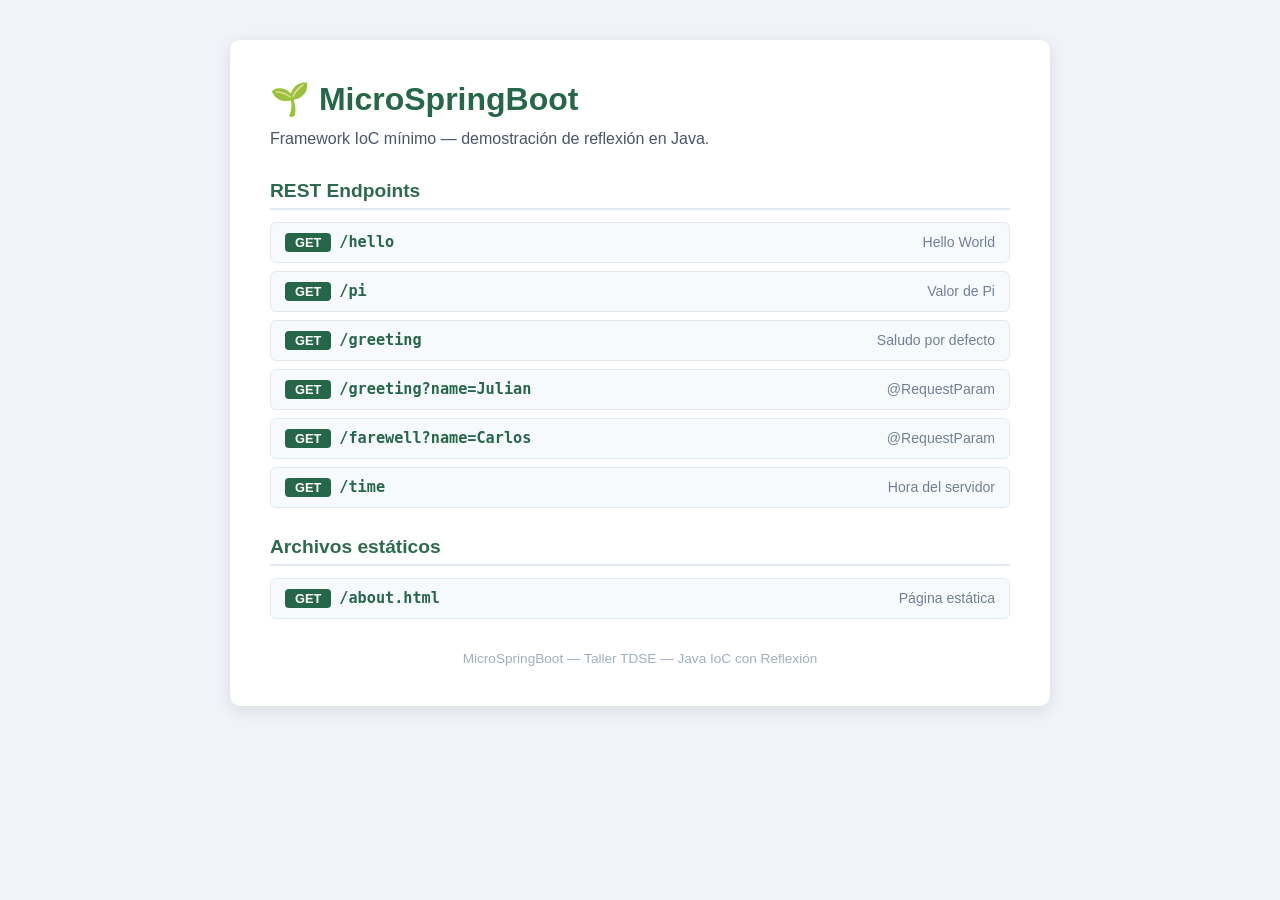
<file: src/main/resources/static/index.html>
<!DOCTYPE html>
<html lang="es">
<head>
    <meta charset="UTF-8">
    <meta name="viewport" content="width=device-width, initial-scale=1.0">
    <title>MicroSpringBoot</title>
    <style>
        * { box-sizing: border-box; margin: 0; padding: 0; }
        body { font-family: 'Segoe UI', Arial, sans-serif; background: #f0f4f8; color: #2d3748; padding: 40px 20px; }
        .container { max-width: 820px; margin: 0 auto; background: #fff; border-radius: 10px; box-shadow: 0 4px 16px rgba(0,0,0,0.1); padding: 40px; }
        h1 { color: #276749; font-size: 2rem; margin-bottom: 8px; }
        h2 { color: #2d6a4f; font-size: 1.2rem; margin: 28px 0 12px; border-bottom: 2px solid #e2e8f0; padding-bottom: 6px; }
        p  { line-height: 1.6; margin-bottom: 12px; color: #4a5568; }
        .badge { display: inline-block; background: #276749; color: white; border-radius: 4px; padding: 2px 10px; font-size: 0.8rem; font-weight: bold; margin-right: 8px; }
        ul { list-style: none; }
        li { display: flex; align-items: center; padding: 10px 14px; margin-bottom: 8px; background: #f7fafc; border: 1px solid #e2e8f0; border-radius: 6px; }
        li:hover { background: #ebf8f0; border-color: #9ae6b4; }
        a { color: #276749; text-decoration: none; font-weight: 600; font-family: monospace; font-size: 0.95rem; }
        a:hover { text-decoration: underline; }
        .desc { margin-left: auto; color: #718096; font-size: 0.88rem; }
        footer { margin-top: 32px; text-align: center; color: #a0aec0; font-size: 0.85rem; }
    </style>
</head>
<body>
<div class="container">
    <h1>🌱 MicroSpringBoot</h1>
    <p>Framework IoC mínimo — demostración de reflexión en Java.</p>

    <h2>REST Endpoints</h2>
    <ul>
        <li><span class="badge">GET</span><a href="/hello">/hello</a><span class="desc">Hello World</span></li>
        <li><span class="badge">GET</span><a href="/pi">/pi</a><span class="desc">Valor de Pi</span></li>
        <li><span class="badge">GET</span><a href="/greeting">/greeting</a><span class="desc">Saludo por defecto</span></li>
        <li><span class="badge">GET</span><a href="/greeting?name=Name">/greeting?name=Julian</a><span class="desc">@RequestParam</span></li>
        <li><span class="badge">GET</span><a href="/farewell?name=Carlos">/farewell?name=Carlos</a><span class="desc">@RequestParam</span></li>
        <li><span class="badge">GET</span><a href="/time">/time</a><span class="desc">Hora del servidor</span></li>
    </ul>

    <h2>Archivos estáticos</h2>
    <ul>
        <li><span class="badge">GET</span><a href="/about.html">/about.html</a><span class="desc">Página estática</span></li>
    </ul>

    <footer>MicroSpringBoot &mdash; Taller TDSE &mdash; Java IoC con Reflexión</footer>
</div>
</body>
</html>
</file>
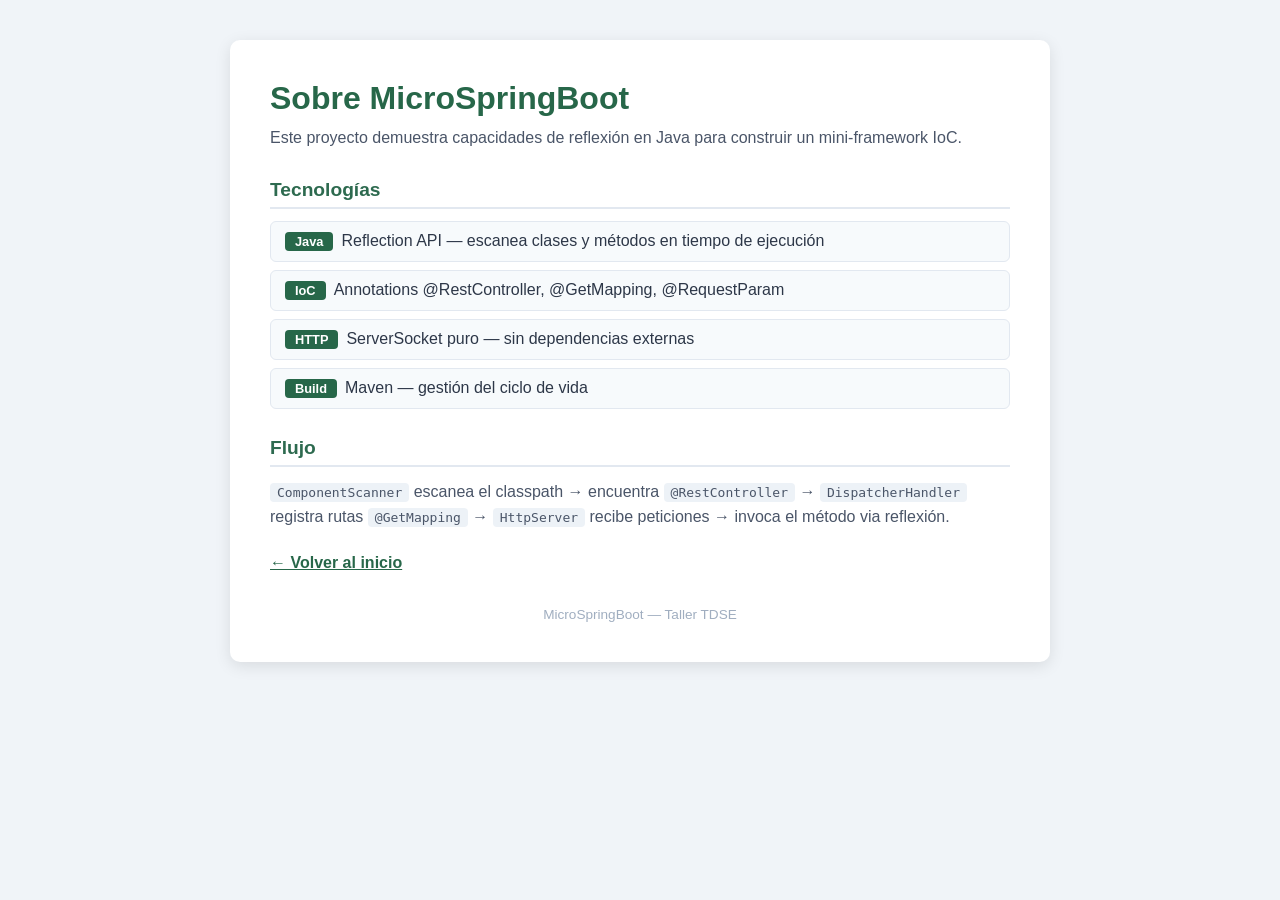
<file: src/main/resources/static/about.html>
<!DOCTYPE html>
<html lang="es">
<head>
    <meta charset="UTF-8">
    <title>About - MicroSpringBoot</title>
    <style>
        * { box-sizing: border-box; margin: 0; padding: 0; }
        body { font-family: 'Segoe UI', Arial, sans-serif; background: #f0f4f8; color: #2d3748; padding: 40px 20px; }
        .container { max-width: 820px; margin: 0 auto; background: #fff; border-radius: 10px; box-shadow: 0 4px 16px rgba(0,0,0,0.1); padding: 40px; }
        h1 { color: #276749; font-size: 2rem; margin-bottom: 8px; }
        h2 { color: #2d6a4f; font-size: 1.2rem; margin: 28px 0 12px; border-bottom: 2px solid #e2e8f0; padding-bottom: 6px; }
        p  { line-height: 1.6; margin-bottom: 12px; color: #4a5568; }
        code { background: #edf2f7; padding: 2px 7px; border-radius: 4px; font-family: monospace; }
        .badge { display: inline-block; background: #276749; color: white; border-radius: 4px; padding: 2px 10px; font-size: 0.8rem; font-weight: bold; margin-right: 8px; }
        ul { list-style: none; }
        li { display: flex; align-items: center; padding: 10px 14px; margin-bottom: 8px; background: #f7fafc; border: 1px solid #e2e8f0; border-radius: 6px; }
        a { color: #276749; font-weight: bold; }
        footer { margin-top: 32px; text-align: center; color: #a0aec0; font-size: 0.85rem; }
    </style>
</head>
<body>
<div class="container">
    <h1>Sobre MicroSpringBoot</h1>
    <p>Este proyecto demuestra capacidades de reflexión en Java para construir un mini-framework IoC.</p>

    <h2>Tecnologías</h2>
    <ul>
        <li><span class="badge">Java</span>Reflection API — escanea clases y métodos en tiempo de ejecución</li>
        <li><span class="badge">IoC</span>Annotations @RestController, @GetMapping, @RequestParam</li>
        <li><span class="badge">HTTP</span>ServerSocket puro — sin dependencias externas</li>
        <li><span class="badge">Build</span>Maven — gestión del ciclo de vida</li>
    </ul>

    <h2>Flujo</h2>
    <p><code>ComponentScanner</code> escanea el classpath → encuentra <code>@RestController</code> → <code>DispatcherHandler</code> registra rutas <code>@GetMapping</code> → <code>HttpServer</code> recibe peticiones → invoca el método via reflexión.</p>

    <p style="margin-top:20px"><a href="/">← Volver al inicio</a></p>
    <footer>MicroSpringBoot &mdash; Taller TDSE</footer>
</div>
</body>
</html>
</file>
